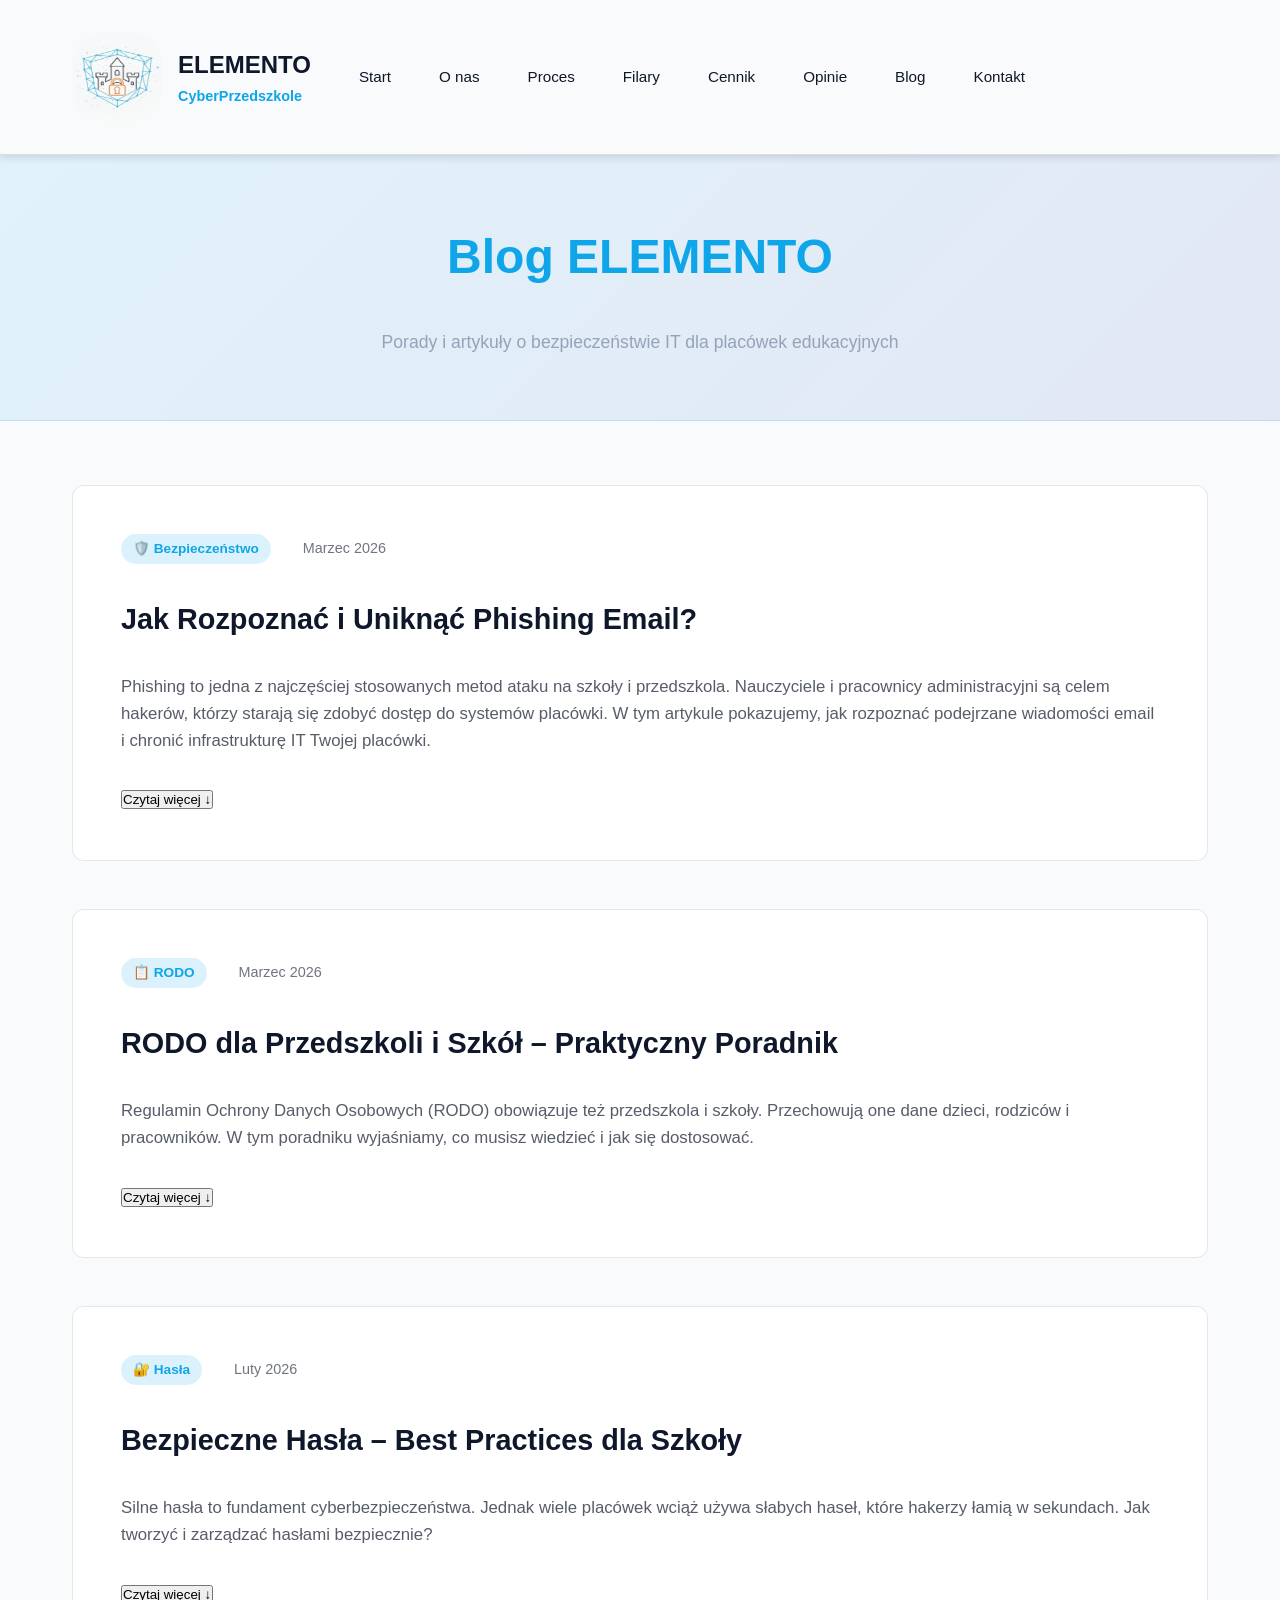
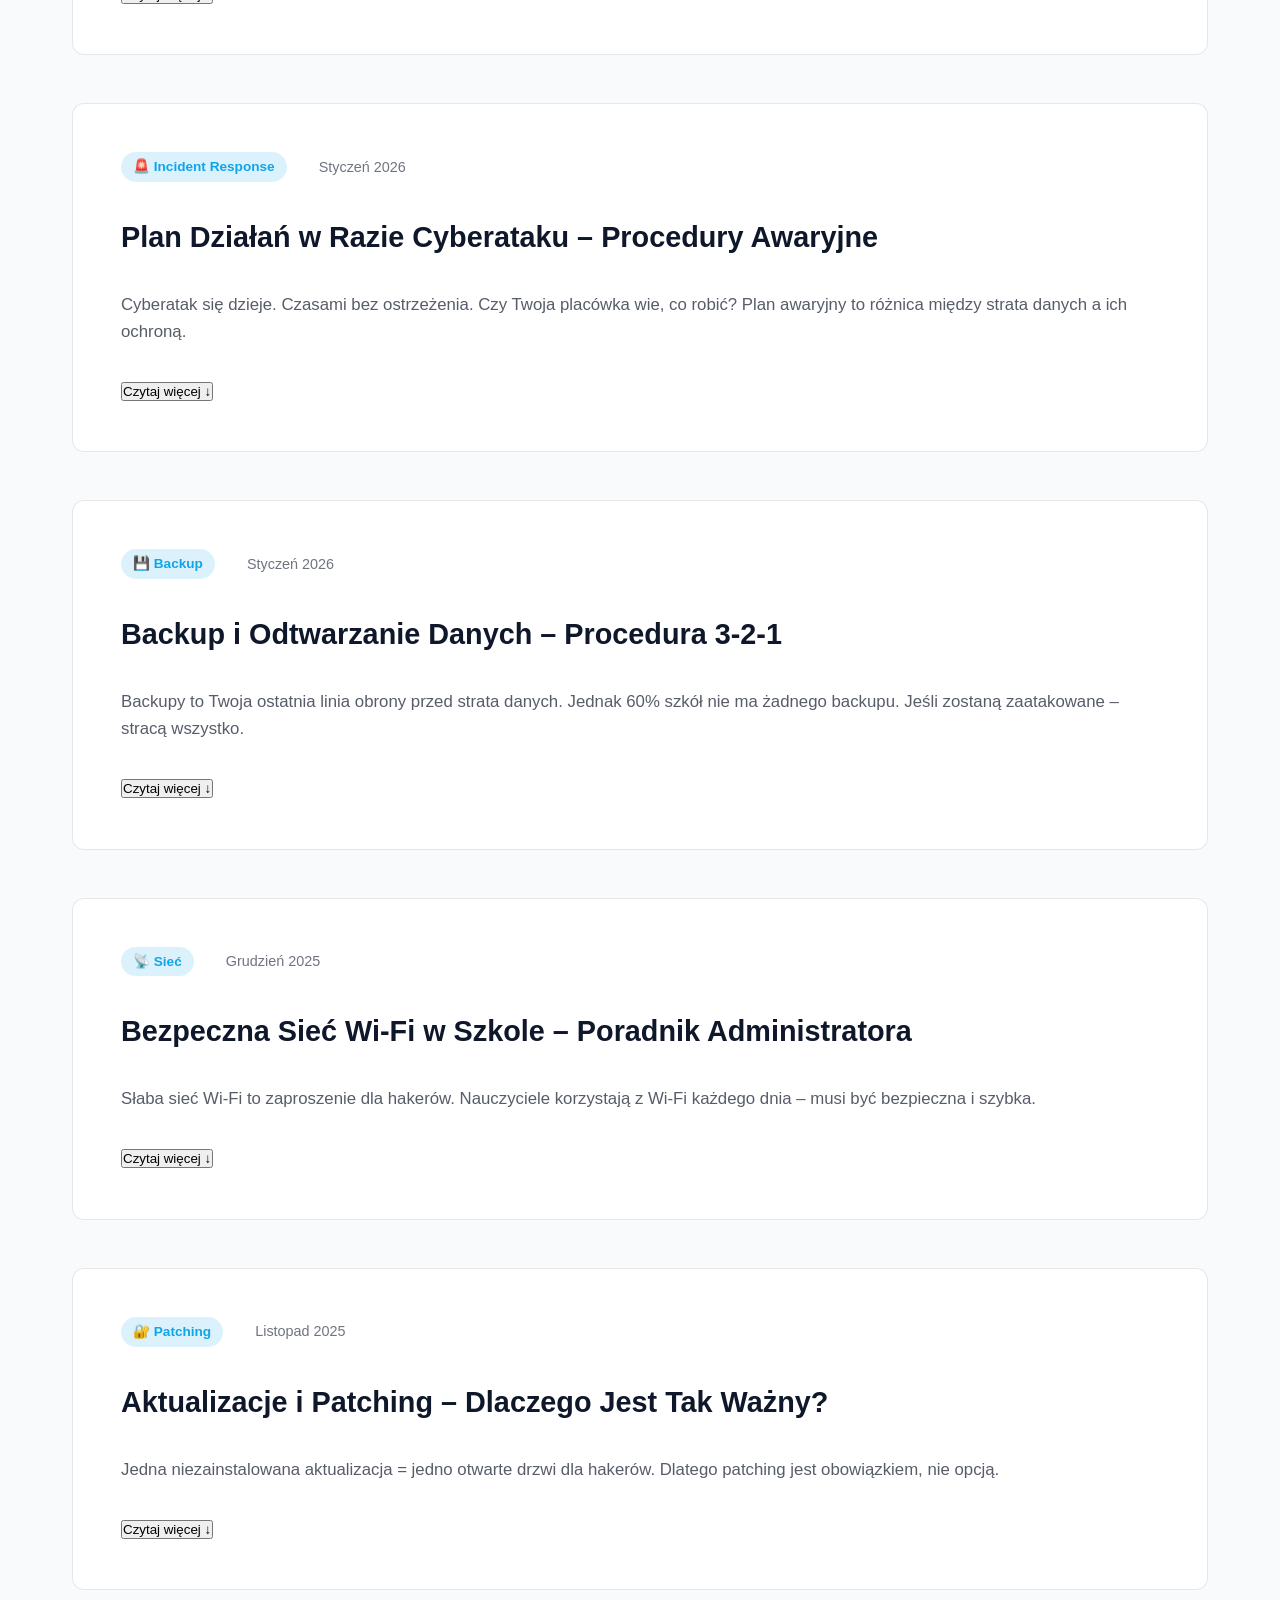
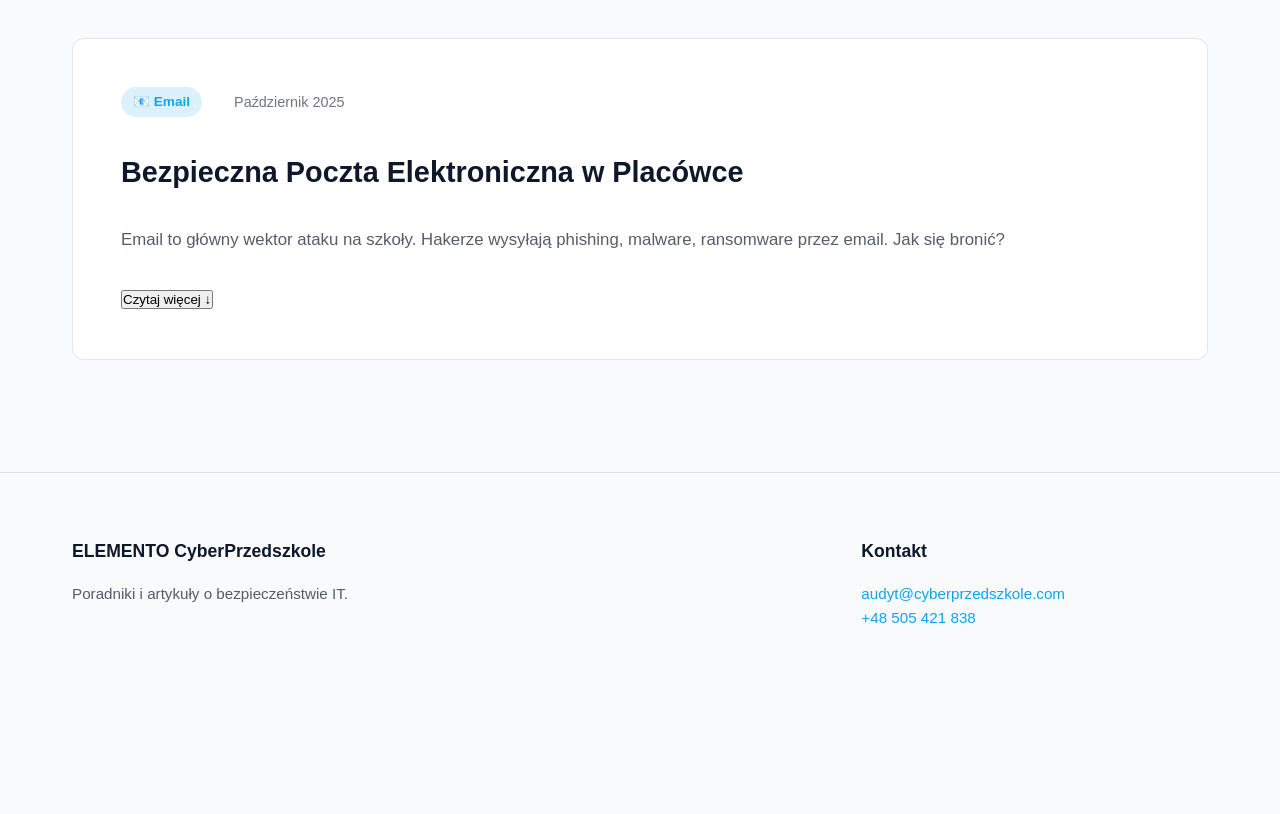
<file: cyberprzedszkole-obecny-białe/blog.html>
<!DOCTYPE html>
<html lang="pl">

<head>
    <meta charset="UTF-8">
    <meta name="viewport" content="width=device-width, initial-scale=1.0">
    <title>Blog – Poradniki Bezpieczeństwa IT | ELEMENTO CyberPrzedszkole</title>
    <meta name="description" content="Artykuły i poradniki o bezpieczeństwie IT dla placówek edukacyjnych. RODO, phishing, hasła, incident response.">
    <meta name="keywords" content="blog, poradniki, bezpieczeństwo IT, RODO, phishing, cybersecurity">
    <link rel="icon" type="image/png" href="pirtrues/favicon.png">
    <link rel="stylesheet" href="style.css">
</head>

<body>

     <header class="main-header">
        <div class="container header-wrapper">
            <div class="logo-section">
                <img src="pirtrues/nowelogo.png" alt="Logo ELEMENTO CyberPrzedszkole" class="logo-img">
                <div class="logo-text">
                    <h1 class="logo-title">ELEMENTO</h1>
                    <span class="logo-subtitle">CyberPrzedszkole</span>
                </div>
            </div>
            <div class="menu-toggle" aria-label="Przełącz menu">☰</div>
            <nav class="nav-main">
                <ul class="nav-list">
                    <li><a href="index.html#HERO">Start</a></li>
                    <li><a href="index.html#about">O nas</a></li>
                    <li><a href="index.html#process">Proces</a></li>
                    <li><a href="index.html#pillars">Filary</a></li>
                    <li><a href="index.html#pricing">Cennik</a></li>
                    <li><a href="index.html#testimonials">Opinie</a></li>
                    <li><a href="blog.html">Blog</a></li>
                    <li><a href="#contact">Kontakt</a></li>
                </ul>
            </nav>
        </div>
    </header>

    <section class="blog-header">
        <div class="container">
            <h1>Blog ELEMENTO</h1>
            <p>Porady i artykuły o bezpieczeństwie IT dla placówek edukacyjnych</p>
        </div>
    </section>

    <section class="blog-articles">
        <div class="container">

            <article class="article">
                <div class="article-meta">
                    <span class="article-category">🛡️ Bezpieczeństwo</span>
                    <span class="article-date">Marzec 2026</span>
                </div>
                <h2>Jak Rozpoznać i Uniknąć Phishing Email?</h2>
                <p class="article-excerpt">Phishing to jedna z najczęściej stosowanych metod ataku na szkoły i przedszkola. Nauczyciele i pracownicy administracyjni są celem hakerów, którzy starają się zdobyć dostęp do systemów placówki. W tym artykule pokazujemy, jak rozpoznać
                    podejrzane wiadomości email i chronić infrastrukturę IT Twojej placówki.</p>

                <button class="read-more-btn">Czytaj więcej ↓</button>
                <div class="article-content">
                    <h3>Co to jest Phishing?</h3>
                    <p style="color: black;">Phishing to rodzaj ataku cyberprzestępników, w którym oszuści wysyłają masowo fałszywe wiadomości email, starając się przesłać ofiary do witryn imitujących znane serwisy, aby zapamiętać dane dostępu lub wcisnąć złośliwe oprogramowanie.</p>

                    <h3>5 Znaków Ostrzegawczych Phishing Email:</h3>
                    <ul>
                        <li><strong>Nagły Pośpiech:</strong> "Kliknij natychmiast!" lub "Twoje konto zostanie usunięte!" – oszuści tworzą poczucie zagrożenia</li>
                        <li><strong>Prośba o Hasło:</strong> Żaden prawidłowy serwis nie prosi o hasło w mailu; nigdy nie klikaj linków z prośbami logowania</li>
                        <li><strong>Podejrzany Nadawca:</strong> Sprawdź dokładnie adres email nadawcy – hakerzy używają adresów podobnych do znanych serwisów</li>
                        <li><strong>Nienaturalne Pozdrowienia:</strong> "Drogi Kliencie" zamiast Twojego imienia wskazuje na phishing</li>
                        <li><strong>Linki Ukryte za Tekstem:</strong> Najedź myszą na link by zobaczyć prawdziwy URL – jeśli nie zgadza się z tekstem, to phishing!</li>
                    </ul>

                    <h3>Jak Bronić Swoją Placówkę?</h3>
                    <ol>
                        <li><strong>Szkolenia dla Personelu:</strong> Nauczaj pracowników jak rozpoznawać phishing. Regularne szkolenia zmniejszają ryzyko o 80%</li>
                        <li><strong>Testy Phishingowe:</strong> Przeprowadzaj kontrolne symulacje phishingu – to bezpieczne testy bez rzeczywistego zagrożenia</li>
                        <li><strong>Silne Hasła:</strong> Używaj zarządcy haseł i autentykacji wieloskładnikowej (2FA)</li>
                        <li><strong>Filtry Email:</strong> Zainstaluj zaawansowane filtry spamu i phishingu</li>
                        <li><strong>Raportowanie:</strong> Utwórz procedurę, aby pracownicy mogli raportować podejrzane wiadomości</li>
                    </ol>

                    <h3>Co Robić, Jeśli Klikłeś w Linku z Phishingu?</h3>
                    <p>Jeśli przypadkowo klikłeś w link phishingowy:</p>
                    <ul>
                        <li>Nie wpisuj żadnych danych (hasło, numer karty, PIN)</li>
                        <li>Zmień hasło do konta e-mail (jeśli miało podejrzane znaki)</li>
                        <li>Natychmiast powiadom administratora IT</li>
                        <li>Sprawdź wyciąg z konta bankowego przez następne dni</li>
                        <li>Włączy monitorowanie na swoim urządzeniu</li>
                    </ul>

                    <blockquote>"78% nauczycieli w Polsce nie potrafi rozpoznać phishingu. To największe zagrożenie dla szkoły. Szkolenia zmniejszają ryzyko drastycznie." – ELEMENTO Report 2025</blockquote>
                </div>
            </article>

            <article class="article">
                <div class="article-meta">
                    <span class="article-category">📋 RODO</span>
                    <span class="article-date">Marzec 2026</span>
                </div>
                <h2>RODO dla Przedszkoli i Szkół – Praktyczny Poradnik</h2>
                <p class="article-excerpt">Regulamin Ochrony Danych Osobowych (RODO) obowiązuje też przedszkola i szkoły. Przechowują one dane dzieci, rodziców i pracowników. W tym poradniku wyjaśniamy, co musisz wiedzieć i jak się dostosować.</p>

                <button class="read-more-btn">Czytaj więcej ↓</button>

                <div class="article-content">
                    <h3>Czym jest RODO?</h3>
                    <p>RODO (Ogólne Rozporządzenie o Ochronie Danych) to unijne prawo o ochronie prywatności. Wszyscy, którzy przetwarzają dane osobowe w UE, muszą go stosować – niezależnie od wielkości. Szkoły przechowują dane o uczniach, rodzicach, pracownikach
                        – muszą je chronić.</p>

                    <h3>6 Głównych Zasad RODO:</h3>
                    <ol>
                        <li><strong>Zgodność z Prawem:</strong> Przetwarzaj dane tylko legalnie (np. na podstawie zgody, umowy)</li>
                        <li><strong>Uczciwość:</strong> Bądź przejrzysta – powiedz ludziom, co ze staną ich dane</li>
                        <li><strong>Niezbędność:</strong> Zbieraj tylko dane, które faktycznie potrzebujesz</li>
                        <li><strong>Dokładność:</strong> Dane muszą być aktualne i poprawne</li>
                        <li><strong>Ograniczanie Przechowywania:</strong> Nie przechowuj danych dłużej niż potrzeba</li>
                        <li><strong>Bezpieczeństwo:</strong> Chroń dane przed wyciekiem, szyfrowaniem nie wystarczy</li>
                    </ol>

                    <h3>Jakie Dane Przedszkole/Szkoła Zbiera?</h3>
                    <ul>
                        <li>Imiona, nazwiska, numery PESEL uczniów</li>
                        <li>Adresy e-mail i numery telefonów rodziców</li>
                        <li>Informacje o stanie zdrowia (np. alergie)</li>
                        <li>Zdjęcia z imprez szkolnych</li>
                        <li>Dane dostępu do dzienników elektronicznych</li>
                    </ul>

                    <h3>Jak Się Dostosować do RODO?</h3>
                    <p><strong>Kroków 5:</strong></p>
                    <ol>
                        <li><strong>Inwentaryzacja Danych:</strong> Zbierz informacje co zbierasz, gdzie przechowujesz, kto ma dostęp</li>
                        <li><strong>Polityka Prywatności:</strong> Napisz jasną, zrozumiałą politykę dla rodziców i uczniów</li>
                        <li><strong>Zgody:</strong> Jeśli zbierasz zdjęcia lub dane wrażliwe, poproś o zgodę</li>
                        <li><strong>Bezpieczeństwo IT:</strong> Szyfraj dane, używaj haseł, rób backupy, monitoruj dostęp</li>
                        <li><strong>Procedury:</strong> Stwórz procedury na wypadek wycieku danych (kto zawiadamia, jak szybko)</li>
                    </ol>

                    <h3>Kara za Nieprzestrzeganie RODO</h3>
                    <p>Polska Inspekcja Ochrony Danych może nałożyć kary:</p>
                    <ul>
                        <li>Do 20 milionów euro za naruszenie fundamentalnych zasad</li>
                        <li>Szkoły mogą stracić dotacje</li>
                        <li>Pozwy od rodziców</li>
                    </ul>
                    <p><strong>Dlatego RODO to nie optional – to obowiązek!</strong></p>
                </div>
            </article>

            <article class="article">
                <div class="article-meta">
                    <span class="article-category">🔐 Hasła</span>
                    <span class="article-date">Luty 2026</span>
                </div>
                <h2>Bezpieczne Hasła – Best Practices dla Szkoły</h2>
                <p class="article-excerpt">Silne hasła to fundament cyberbezpieczeństwa. Jednak wiele placówek wciąż używa słabych haseł, które hakerzy łamią w sekundach. Jak tworzyć i zarządzać hasłami bezpiecznie?</p>

                <button class="read-more-btn">Czytaj więcej ↓</button>

                <div class="article-content">
                    <h3>Słabe Hasła to TOP Problem</h3>
                    <p>Statystyka:</p>
                    <ul>
                        <li>65% nauczycieli używa hasła "123456" lub "qwerty"</li>
                        <li>48% ponownie używa tego samego hasła do wszystkich kont</li>
                        <li>32% zapisuje hasła na karteczce lub w notatniku</li>
                    </ul>
                    <p>To katastrofa bezpieczeństwa! Jeśli jeden system zostanie zhakowany, hakerzy mają dostęp do wszystkiego.</p>

                    <h3>Jak Tworzyć Silne Hasło? (8+ Znaków)</h3>
                    <pre style=" background-color: beige;">
                                ✅ DopoM@rz0_2024#Klucz
                                ❌ nauczyciel123
                                ❌ 123456
                                ❌ password</pre>

                    <p><strong>Receptura na silne hasło:</strong></p>
                    <ul>
                        <li>✅ Minimum 12 znaków (im więcej, tym lepiej)</li>
                        <li>✅ Duże i małe litery (Aa)</li>
                        <li>✅ Cyfry (0-9)</li>
                        <li>✅ Znaki specjalne (!@#$%)</li>
                        <li>✅ Bez imion, nazwisk, dat urodzenia</li>
                        <li>✅ Bez słów znalezionych w słowniku</li>
                    </ul>

                    <h3>Najlepsze Zarządcy Haseł</h3>
                    <p>Nie zapisuj haseł w notatniku! Używaj zarządcy haseł:</p>
                    <ul>
                        <li><strong>Bitwarden</strong> – bezpłatny, open-source, najlepszy dla szkół</li>
                        <li><strong>LastPass</strong> – popularne, ale droższe</li>
                        <li><strong>1Password</strong> – dla Mac/iPhone users</li>
                        <li><strong>KeePass</strong> – lokalne, proste</li>
                    </ul>

                    <h3>Autentykacja Wieloskładnikowa (2FA)</h3>
                    <p>Nawet silne hasła mogą być zhakowane. Dlatego włącz 2FA:</p>
                    <ul>
                        <li>SMS: Kod wysyłany na telefon (mniej bezpieczny)</li>
                        <li>Aplikacja (Google Authenticator, Authy) – bardziej bezpieczna</li>
                        <li>Generator kluczy fizycznych – najlepsze dla admin kont</li>
                    </ul>

                    <h3>Procedury dla Szkoły</h3>
                    <ol>
                        <li>Wymagaj haseł 12-znaków dla wszystkich</li>
                        <li>Zmiana hasła co 3 miesiące</li>
                        <li>Zakaz ponownego użycia ostatnich 5 haseł</li>
                        <li>2FA dla kont admin</li>
                        <li>Szkolenia dla personelu 2x w roku</li>
                    </ol>
                </div>
            </article>

            <article class="article">
                <div class="article-meta">
                    <span class="article-category">🚨 Incident Response</span>
                    <span class="article-date">Styczeń 2026</span>
                </div>
                <h2>Plan Działań w Razie Cyberataku – Procedury Awaryjne</h2>
                <p class="article-excerpt">Cyberatak się dzieje. Czasami bez ostrzeżenia. Czy Twoja placówka wie, co robić? Plan awaryjny to różnica między strata danych a ich ochroną.</p>

                <button class="read-more-btn">Czytaj więcej ↓</button>

                <div class="article-content">
                    <h3>Stat: Co 11 Sekund Placówka Edukacyjna Jest Atakowana</h3>
                    <p>Szkoły są celem hakerów bo:</p>
                    <ul>
                        <li>Przechowują dane wrażliwe (PESEL, zdjęcia uczniów)</li>
                        <li>Mają słabe zabezpieczenia IT</li>
                        <li>Są podatne na ransomware</li>
                        <li>Mogą zostać przewargantażone dla okupu</li>
                    </ul>

                    <h3>Fazy Ataku Cybernetycznego</h3>
                    <ol>
                        <li><strong>Rekonesans (Reconnaissance)</strong> – Hacker szuka słabych punków</li>
                        <li><strong>Dostęp (Compromise)</strong> – Hacker wchodzi do systemu</li>
                        <li><strong>Rozprzestrzenianie (Lateral Movement)</strong> – Hacker przechodzi między systemami</li>
                        <li><strong>Eksfiltracja (Exfiltration)</strong> – Hacker kradzież danych</li>
                    </ol>

                    <h3>6-Etapowy Plan Działań (INCIDENT RESPONSE)</h3>

                    <p><strong>FAZA 1: PRZYGOTOWANIE (Preparation)</strong></p>
                    <ul>
                        <li>Wyznacz zespół incident response (IT admin, dyrektor, prawnik)</li>
                        <li>Ustal numery alarmowe (IT, prokuratura, policja)</li>
                        <li>Przygotuj procedury (co robić w razie ransomware, wycieku danych)</li>
                    </ul>

                    <p><strong>FAZA 2: DETEKCJA (Detection)</strong></p>
                    <ul>
                        <li>Pracownik dostrzega coś dziwnego (wolny system, niepodobne pliki, logi)</li>
                        <li>Natychmiast zawiadamia IT admin</li>
                        <li>Admin potwierdza czy jest atak</li>
                    </ul>

                    <p><strong>FAZA 3: ZAWIERANIE (Containment)</strong></p>
                    <ul>
                        <li>Wyłącz urządzenie z sieci (odłącz internet)</li>
                        <li>NIE panikuj, nie usuwaj plików</li>
                        <li>Zrób zdjęcie ekranu do dokumentacji</li>
                        <li>Zawrzyj dostęp innym użytkownikom</li>
                    </ul>

                    <p><strong>FAZA 4: ERADYKACJA (Eradication)</strong></p>
                    <ul>
                        <li>Skanuj system antywirusem</li>
                        <li>Jeśli to ransomware – CZEKAJ (nie płać!) i zawiadom policję</li>
                        <li>Odtwórz z backupu (jeśli masz)</li>
                        <li>Zmień wszystkie hasła</li>
                    </ul>

                    <p><strong>FAZA 5: ODTWARZANIE (Recovery)</strong></p>
                    <ul>
                        <li>Uruchom systemy z czystych backupów</li>
                        <li>Testuj przed przywróceniem do pracy</li>
                        <li>Monitoruj przez 48h na wypadek powrotu ataku</li>
                    </ul>

                    <p><strong>FAZA 6: POST-INCIDENT (Lessons Learned)</strong></p>
                    <ul>
                        <li>Dokumentuj co się stało (jak hackerze weszli)</li>
                        <li>Przeprowadź spotkanie zespołu</li>
                        <li>Wdrażaj zmiany aby uniknąć powtórki</li>
                    </ul>

                    <h3>Numery Alarmowe w Polsce</h3>
                    <ul>
                        <li>🚨 Policja: 997 lub 112</li>
                        <li>🔒 CERT.pl: cert@cert.pl</li>
                        <li>📋 Inspekcja Ochrony Danych: (22) 531-03-00</li>
                    </ul>

                    <h3>"Nie Płać Ransomware!"</h3>
                    <p>Jeśli otrzymasz wiadomość "Twoje pliki zostały zaszyfrowane, zapłać 10,000 PLN aby odzysk…":</p>
                    <ul>
                        <li>❌ NIE PŁACAJ (pieniądze trafią do przestępców)</li>
                        <li>✅ Wyłącz sieć</li>
                        <li>✅ Zawiadom policję</li>
                        <li>✅ Użyj backupu</li>
                    </ul>
                </div>
            </article>

            <article class="article">
                <div class="article-meta">
                    <span class="article-category">💾 Backup</span>
                    <span class="article-date">Styczeń 2026</span>
                </div>
                <h2>Backup i Odtwarzanie Danych – Procedura 3-2-1</h2>
                <p class="article-excerpt">Backupy to Twoja ostatnia linia obrony przed strata danych. Jednak 60% szkół nie ma żadnego backupu. Jeśli zostaną zaatakowane – stracą wszystko.</p>

                <button class="read-more-btn">Czytaj więcej ↓</button>

                <div class="article-content">
                    <h3>Dlaczego Backup Jest Krytyczny?</h3>
                    <p>Scenariusze gdy potrzebujesz backupu:</p>
                    <ul>
                        <li>Ransomware – pliki zaszyfrowane, backup pozwala odtworzyć bez płacenia oprychów</li>
                        <li>Błąd użytkownika – ktoś przypadkowo usunął ważne pliki</li>
                        <li>Awaria sprzętu – dysk się zepsuł, ale masz kopię</li>
                        <li>Atak hakerów – nawet jeśli skradzli dane, masz je bezpieczne</li>
                    </ul>

                    <h3>Reguła 3-2-1 dla Backupu</h3>
                    <p><strong>To jest GOLDEN STANDARD:</strong></p>
                    <ul>
                        <li><strong>3 kopie</strong> – oryginał + 2 backupy</li>
                        <li><strong>2 różne media</strong> – dysk lokalny + chmura (nie wszystko w jednym miejscu!)</li>
                        <li><strong>1 kopia offline</strong> – jedna kopia bez dostępu do internetu (hakerzy nie mogą jej zniszczyć)</li>
                    </ul>

                    <h3>Praktyczna Implementacja dla Szkoły</h3>
                    <ol>
                        <li><strong>Kopia 1 (Lokalna):</strong> Dysk NAS w serwerowni – codzienne backupy o 23:00</li>
                        <li><strong>Kopia 2 (Chmura):</strong> OneDrive/Google Drive – automatyczne synchronizacje</li>
                        <li><strong>Kopia 3 (Offline):</strong> Zewnętrzny dysk hard drive – co tydzień, przechowywany w sejfie</li>
                    </ol>

                    <h3>Narzędzia do Backupu dla Szkół (Bezpłatne/Tanie)</h3>
                    <ul>
                        <li><strong>Veeam Backup Community:</strong> Profesjonalne, bezpłatne dla małych środowisk</li>
                        <li><strong>Windows Backup:</strong> Wbudowany w Windows, prosty, wystarczający</li>
                        <li><strong>Backblaze:</strong> Tanie backupy w chmurze (~$10/miesiąc za komputer)</li>
                        <li><strong>Duplicati:</strong> Open-source, obsługuje wiele celów (chmura, NAS, dysk)</li>
                    </ul>

                    <h3>Test Odtwarzania – NAJWAŻNIEJSZE!</h3>
                    <p>Nie wystarczy mieć backup! Musisz TESTOWAĆ czy działa:</p>
                    <ul>
                        <li>Co miesiąc spróbuj odtworzyć wybrane pliki z backupu</li>
                        <li>Jeśli nie da się – backup jest bezużyteczny!</li>
                        <li>Dokumentuj wyniki testów</li>
                    </ul>

                    <blockquote>"Backup, którego nie testujesz, to wymyślona kopia." – IT Proverb</blockquote>
                </div>
            </article>

            <article class="article">
                <div class="article-meta">
                    <span class="article-category">📡 Sieć</span>
                    <span class="article-date">Grudzień 2025</span>
                </div>
                <h2>Bezpeczna Sieć Wi-Fi w Szkole – Poradnik Administratora</h2>
                <p class="article-excerpt">Słaba sieć Wi-Fi to zaproszenie dla hakerów. Nauczyciele korzystają z Wi-Fi każdego dnia – musi być bezpieczna i szybka.</p>

                <button class="read-more-btn">Czytaj więcej ↓</button>

                <div class="article-content">
                    <h3>Problemy Standardowe w Szkołach</h3>
                    <ul>
                        <li>❌ SSID "Szkoła" – hakerowie widzą nazwę i próbują się włamać</li>
                        <li>❌ Hasło "123456" – wszyscy pracownicy i rodzice go znają</li>
                        <li>❌ WPA2 zamiast WPA3 – starszy standard, łamliwy</li>
                        <li>❌ Jeden router dla 200+ urządzeń – sieć pacze</li>
                    </ul>

                    <h3>7 Kroków do Bezpiecznego Wi-Fi</h3>
                    <ol>
                        <li><strong>Zmień Domyślne Hasło Routera</strong>
                            <ul>
                                <li>Domyślne: 192.168.1.1 (admin/admin lub admin/password)</li>
                                <li>Zmień NATYCHMIAST! Hakerzy znają wszystkie domyślne hasła</li>
                            </ul>
                        </li>
                        <li><strong>Ustaw Silne Hasło Wi-Fi (12+ znaków)</strong>
                            <ul>
                                <li>✅ ELEMENTO_Szkoła_2024#WiFi</li>
                                <li>❌ szkoła123</li>
                            </ul>
                        </li>
                        <li><strong>Włącz WPA3 (lub WPA2 jeśli brak WPA3)</strong>
                            <ul>
                                <li>WPA3 to najnowszy, bezpieczny standard</li>
                                <li>Nigdy nie używaj WEP ani otwartego Wi-Fi w szkole!</li>
                            </ul>
                        </li>
                        <li><strong>Ukryj SSID</strong>
                            <ul>
                                <li>Hakerzy nie zobaczą nazwy sieci (ukryta sieć)</li>
                                <li>To nie 100% zabezpieczenie, ale dodatkowa warstwa</li>
                            </ul>
                        </li>
                        <li><strong>Oddziel Sieć Gości</strong>
                            <ul>
                                <li>Gośćmi (rodzice, wizytujący) w osobnej sieci → niewidoczne dane szkoły</li>
                                <li>Sieć gości: słabsze hasło, bez dostępu do serwerów</li>
                            </ul>
                        </li>
                        <li><strong>Włącz Firewall w Routerze</strong>
                            <ul>
                                <li>Standardowo: ON (ale sprawdzaj, czy rzeczywiście włączony)</li>
                            </ul>
                        </li>
                        <li><strong>Aktualizuj Firmware Routera</strong>
                            <ul>
                                <li>Co 3 miesiące sprawdzaj czy są nowe wersje firmware'u</li>
                                <li>Nowe wersje naprawiają luki bezpieczeństwa</li>
                            </ul>
                        </li>
                    </ol>

                    <h3>Rozkład Sieci w Szkole (Best Practice)</h3>
                    <pre style="background-color: beige;">
📍 SIEĆ NAUCZYCIELI (Wired)
   - Dane uczniów, dzienniki, system zarządzania
   - Kabel Ethernet (nie Wi-Fi!)
   - Słabszy dostęp dla studentów

📍 Wi-Fi NAUCZYCIELI
   - 5GHz, WPA3, mocne hasło
   - Dostęp do wszystkiego

📍 Wi-Fi UCZNIÓW
   - 2.4GHz + 5GHz (by wszyscy się łączyli)
   - WPA2/WPA3
   - Ograniczony dostęp (blokada YouTube, gier, itd.)

📍 Wi-Fi GOŚCI
   - Odseparowana sieć
   - Słabsze hasło, dostęp ograniczony
                    </pre>

                    <h3>Monitorowanie Połączeń</h3>
                    <p>Regularnie sprawdzaj kto jest podłączony:</p>
                    <ul>
                        <li>W panelu routera → Connected Devices</li>
                        <li>Jeśli widzisz nieznane urządzenie → zmień hasło natychmiast!</li>
                        <li>Włącz logi – notuj kto się łączył i kiedy</li>
                    </ul>
                </div>
            </article>

            <article class="article">
                <div class="article-meta">
                    <span class="article-category">🔐 Patching</span>
                    <span class="article-date">Listopad 2025</span>
                </div>
                <h2>Aktualizacje i Patching – Dlaczego Jest Tak Ważny?</h2>
                <p class="article-excerpt">Jedna niezainstalowana aktualizacja = jedno otwarte drzwi dla hakerów. Dlatego patching jest obowiązkiem, nie opcją.</p>

                <button class="read-more-btn">Czytaj więcej ↓</button>

                <div class="article-content">
                    <h3>Co to Patch/Aktualizacja?</h3>
                    <p>Patch to mała aktualizacja, która naprawia lukę bezpieczeństwa. Firmy (Microsoft, Apple, Linux) wydają patche co miesiąc aby naprawić odkryte problemy.</p>

                    <h3>Stat: 99% Ataków Korzysta ze Starych Luk</h3>
                    <p>Hakerze atakują szkoły korzystając z błędów, dla których patch już istnieje! Jeśli by instalujesz aktualizacje – jesteś w koniec ryzyka.</p>

                    <h3>Harmonogram Patchowania dla Szkoły</h3>
                    <ul>
                        <li><strong>Windows Update:</strong> Co miesiąc (drugi wtorek miesiąca - "Patch Tuesday")</li>
                        <li><strong>macOS Update:</strong> Co miesiąc</li>
                        <li><strong>Linux Packages:</strong> Co 2 tygodnie (dla serwerów)</li>
                        <li><strong>Aplikacje (Chrome, Firefox, Adobe):</strong> Automatyczne aktualizacje!</li>
                        <li><strong>Firmware Routera:</strong> Co 3 miesiące (ręczne sprawdzenie)</li>
                        <li><strong>Drukarki sieciowe:</strong> Co 6 miesięcy</li>
                    </ul>

                    <h3>Procedura Bezpiecznego Patchowania</h3>
                    <ol>
                        <li><strong>Backup</strong> – Zrób backup przed patchowaniem</li>
                        <li><strong>Test</strong> – Wdrażaj patche najpierw na 1-2 testowych komputerach</li>
                        <li><strong>Schedule</strong> – Planuj patching w nocy/weekend (gdy szkoła nie pracuje)</li>
                        <li><strong>Notify</strong> – Powiadom nauczycieli że może być krótka przerwa</li>
                        <li><strong>Monitor</strong> – Sprawdzaj czy komputery działają prawidłowo po patchu</li>
                    </ol>

                    <h3>Jak Sprawdzić Czy Komputer Potrzebuje Updatu?</h3>
                    <p><strong>Windows 10/11:</strong></p>
                    <pre style="background-color: beige;">
Settings → Update & Security → Check for updates
                    </pre>

                    <p><strong>macOS:</strong></p>
                    <pre style="background-color: beige;">
System Preferences → Software Update
                    </pre>

                    <p><strong>Ubuntu Linux:</strong></p>
                    <pre style="background-color: beige;">
sudo apt update && sudo apt upgrade
                    </pre>

                    <h3>Patche Krytyczne vs. Nieważne</h3>
                    <table style="width:100%; border-collapse: collapse; margin: 20px 0;">
                        <tr>
                            <td style="border: 1px solid #0ea5e9; padding: 10px;"><strong>🔴 KRYTYCZNE (Security)</strong></td>
                            <td style="border: 1px solid #0ea5e9; padding: 10px;">Instaluj NATYCHMIAST – mogą być szukami dla ludzi</td>
                        </tr>
                        <tr>
                            <td style="border: 1px solid #0ea5e9; padding: 10px;"><strong>🟡 WAŻNE (Important)</strong></td>
                            <td style="border: 1px solid #0ea5e9; padding: 10px;">Zainstaluj w ciągu 2 tygodni</td>
                        </tr>
                        <tr>
                            <td style="border: 1px solid #0ea5e9; padding: 10px;"><strong>🟢 OPCJONALNE (Optional)</strong></td>
                            <td style="border: 1px solid #0ea5e9; padding: 10px;">Możesz czekać, ale warto mieć</td>
                        </tr>
                    </table>

                    <h3>Automatyzacja dla Szkoły</h3>
                    <p><strong>Włącz automatyczne aktualizacje:</strong></p>
                    <ul>
                        <li>Windows Update → Automatic (Settings → Update)</li>
                        <li>macOS → Automatic Updates (ON)</li>
                        <li>Chrome/Firefox → Auto-update (domyślnie ON)</li>
                        <li>Microsoft 365 → Automatic (domyślnie ON)</li>
                    </ul>

                    <blockquote>"Niezainstalowany patch = zaproszenie dla hakerów." – SANS Institute</blockquote>
                </div>
            </article>

            <article class="article">
                <div class="article-meta">
                    <span class="article-category">📧 Email</span>
                    <span class="article-date">Październik 2025</span>
                </div>
                <h2>Bezpieczna Poczta Elektroniczna w Placówce</h2>
                <p class="article-excerpt">Email to główny wektor ataku na szkoły. Hakerze wysyłają phishing, malware, ransomware przez email. Jak się bronić?</p>

                <button class="read-more-btn">Czytaj więcej ↓</button>

                <div class="article-content">
                    <h3>Email Zagrożenia nr 1 w Szkołach</h3>
                    <p>Statystyka:</p>
                    <ul>
                        <li>90% ataków cybernetycznych zaczyna się od emaila</li>
                        <li>48% nauczycieli klika w podejrzane linki w emailu</li>
                        <li>Średnia strata z jednego ataku email = 200,000 PLN</li>
                    </ul>

                    <h3>5 Typów Zagrożeń Email</h3>
                    <ol>
                        <li><strong>Phishing</strong> – Fałszywy email od banku/Microsoft, prośba o hasło</li>
                        <li><strong>Spear Phishing</strong> – Spersonalizowany atak (zna Twoje imię, dane)</li>
                        <li><strong>Malware</strong> – Zmieszony plik (doc, pdf, zip) z wirusem</li>
                        <li><strong>Ransomware</strong> – Email z załącznikiem, który szyfruje dysk</li>
                        <li><strong>Business Email Compromise (BEC)</strong> – Haker podszywa się pod dyrektora "Prześlij pieniądze!"</li>
                    </ol>

                    <h3>Ochrona Email – 7 Warstw</h3>

                    <p><strong>WARSTWA 1: Filtrowanie Spamu</strong></p>
                    <ul>
                        <li>Spam Gateway (Microsoft Defender, Proofpoint, Mimecast)</li>
                        <li>Blokuje 99% spamu przed przychodzeniem do szkoły</li>
                    </ul>

                    <p><strong>WARSTWA 2: Autentykacja (SPF, DKIM, DMARC)</strong></p>
                    <ul>
                        <li>SPF – Sprawdza czy email rzeczywiście od szkoły</li>
                        <li>DKIM – Podpis cyfrowy potwierdzający autentyczność</li>
                        <li>DMARC – Policy którym się posługujesz wenn SPF/DKIM fail</li>
                    </ul>

                    <p><strong>WARSTWA 3: Skanowanie Załączników</strong></p>
                    <ul>
                        <li>Quarantine (karantanna) podejrzanych plików</li>
                        <li>Sandboxing – sprawdzenie pliku w izolowanym środowisku</li>
                    </ul>

                    <p><strong>WARSTWA 4: URL Filtering</strong></p>
                    <ul>
                        <li>Zweryfikuj linki w mailu przed kliknięciem</li>
                        <li>Blokuj phishing domenys (outlook-verify.com zamiast outlook.com)</li>
                    </ul>

                    <p><strong>WARSTWA 5: 2FA dla Email</strong></p>
                    <ul>
                        <li>Wymagaj kodu SMS przy logowaniu z nowego urządzenia</li>
                        <li>Hakerze nie mogą się zalogować nawet z hasłem</li>
                    </ul>

                    <p><strong>WARSTWA 6: Encryption</strong></p>
                    <ul>
                        <li>Szyfruj emaily zawierające dane uczniów (PESEL, oceny)</li>
                        <li>Outlook/Gmail mają wbudowane szyfrowanie (TLS)</li>
                    </ul>

                    <p><strong>WARSTWA 7: User Training</strong></p>
                    <ul>
                        <li>Szkolenia dla nauczycieli jak rozpoznać phishing</li>
                        <li>Regularne symulacje phishingu</li>
                    </ul>

                    <h3>Best Practices dla Nauczycieli</h3>
                    <ul>
                        <li>❌ NIGDY nie klikaj w linki/załączniki z podejrzanych emaili</li>
                        <li>✅ Najedź myszą na link i zobacz prawdziwy URL (czy to outlook.com czy outlook-verify.com?)</li>
                        <li>❌ NIGDY nie wpisujesz hasła w linku z emaila</li>
                        <li>✅ Jeśli dostaniesz email od dyrektora z prośbą o pieniądze – zadzwoń i sprawdź!</li>
                        <li>✅ Raportuj podejrzane emaily do IT admin</li>
                    </ul>

                    <h3>Jakie Email Narzędzia dla Szkoły?</h3>
                    <ul>
                        <li><strong>Microsoft 365 (Office 365):</strong> Wbudowana ochrona email, dobrze do integracji z Windows</li>
                        <li><strong>Google Workspace:</strong> Gmail z filtrowaniem, tanio, proste</li>
                        <li><strong>Proofpoint:</strong> Zaawansowana ochrona, ale droga (dla dużych szkół)</li>
                        <li><strong>Mimecast:</strong> Profesjonalny, archiwizacja, compliance</li>
                    </ul>
                </div>
            </article>

        </div>
    </section>

    <footer class="footer">
        <div class="container">
            <div class="footer-content">
                <div class="footer-section">
                    <h3>ELEMENTO CyberPrzedszkole</h3>
                    <p>Poradniki i artykuły o bezpieczeństwie IT.</p>
                </div>
                <div class="footer-section">
                <ul>

                </ul>   
                   
                
                </div>
                <div class="footer-section">
                    <h4>Kontakt</h4>
                    <p><a href="mailto:audyt@cyberprzedszkole.com">audyt@cyberprzedszkole.com</a></p>
                    <p><a href="tel:+48505421838">+48 505 421 838</a></p>
                </div>
            </div>
            <div class="footer-bottom">
                <p>&copy; 2026 ELEMENTO CyberPrzedszkole. Wszelkie prawa zastrzeżone.</p>
            </div>
        </div>
    </footer>

    <button id="backToTop" class="back-to-top" aria-label="Powrot do góry">↑</button>

    <script src="script.js"></script>
</body>

</html>


<!-- 
jeżeli chce pan dodać jakiś artykuł, to musi pan dać taką strukturę: 

  
            <article class="article">
                <div class="article-meta">
                    <span class="article-category">kategoria artyukułu np bezpieczenstwo </span>
                    <span class="article-date">Marzec 2026</span>
                </div>
                <h2>tutuł artykułu </h2>
                <p class="article-excerpt">Opis artykułu...</p>

                <button class="read-more-btn">Czytaj więcej ↓</button>
                <div class="article-content">
                
                    i tutaj pan daje treść artukułu, może pan używać wszystkich tagów html, które są w innych artykułach, np h3, ol, ul, pre, blockquote itd.
            </article>

-->
</file>
<file: cyberprzedszkole-obecny-białe/style.css>
:root {
    --color-dark: #f8fafc;
    --color-light: #ffffff;
    --color-primary: #0ea5e9;
    --color-secondary: #1e40af;
    --color-accent: #06b6d4;
    --color-text: #0f172a;
    --color-text-light: rgba(15, 23, 42, 0.7);
    --font-primary: -apple-system, BlinkMacSystemFont, 'Segoe UI', Roboto, sans-serif;
    --spacing-xs: 0.5rem;
    --spacing-sm: 1rem;
    --spacing-md: 2rem;
    --spacing-lg: 3rem;
    --spacing-xl: 4rem;
    --transition: all 0.3s ease;
}

* {
    margin: 0;
    padding: 0;
    box-sizing: border-box;
}

html {
    scroll-behavior: smooth;
}

body {
    font-family: var(--font-primary);
    background-color: var(--color-dark);
    color: var(--color-text);
    line-height: 1.6;
    font-size: 16px;
    font-display: swap;
}

.container {
    max-width: 1200px;
    margin: 0 auto;
    padding: 0 var(--spacing-md);
}

a {
    color: inherit;
    text-decoration: none;
    transition: var(--transition);
}



.main-header {
    background-color: var(--color-dark);
    border-bottom: 1px solid rgba(15, 23, 42, 0.12);
    padding: var(--spacing-md) 0;
    position: sticky;
    top: 0;
    z-index: 1000;
    box-shadow: 0 2px 8px rgba(15, 23, 42, 0.15);
}

.header-wrapper {
    display: flex;
    justify-content: space-between;
    align-items: center;
    gap: var(--spacing-lg);
}

.logo-section {
    display: flex;
    align-items: center;
    gap: var(--spacing-sm);
    flex-shrink: 0;
}

.logo-img {
    width: 90px;
    border-radius: 32px;
    height: auto;
    aspect-ratio: 1;
}

.logo-text {
    display: flex;
    flex-direction: column;
}

.logo-title {
    font-size: 1.5rem;
    font-weight: 700;
    color: var(--color-text);
    margin: 0;
}

.logo-subtitle {
    font-size: 0.9rem;
    color: var(--color-primary);
    font-weight: 600;
}

.nav-main {
    flex: 1;
}

.nav-list {
    display: flex;
    list-style: none;
    gap: var(--spacing-lg);
}

.nav-list a {
    color: var(--color-text);
    font-weight: 500;
    font-size: 0.95rem;
    position: relative;
}

.nav-list a::after {
    content: '';
    position: absolute;
    bottom: -5px;
    left: 0;
    width: 0;
    height: 2px;
    background-color: var(--color-primary);
    transition: var(--transition);
}

.nav-list a:hover::after {
    width: 100%;
}

.menu-toggle {
    display: none;
    font-size: 1.8rem;
    cursor: pointer;
    color: var(--color-light);
    background: none;
    border: none;
}



.hero-section {
    background-image: url('/pirtrues/tlo_biale.jpg');
    background-size: cover;
    background-position: center;
    background-repeat: no-repeat;
    color: var(--color-light);
    padding: 8rem var(--spacing-md) 4rem;
    text-align: center;
    min-height: 80vh;
    display: flex;
    align-items: flex-start;
    justify-content: center;
}

.hero-cta {
    display: flex;
    gap: var(--spacing-md);
    justify-content: center;
    flex-wrap: wrap;
    margin-top: 4rem;
}

.hero-title {
    font-size: 3.5rem;
    font-weight: 700;
    margin-bottom: var(--spacing-md);
    line-height: 1.2;
}

.hero-subtitle {
    font-size: 1.3rem;
    margin-bottom: var(--spacing-lg);
    opacity: 0.95;
    max-width: 700px;
    margin-left: auto;
    margin-right: auto;
}

.hero-cta {
    display: flex;
    gap: var(--spacing-md);
    justify-content: center;
    flex-wrap: wrap;
    margin-top: 2cm;
}



.btn-primary {
    color: #ffffff;
    padding: 12px 32px;
    font-size: 1rem;
    font-weight: 600;
    border: none;
    border-radius: 8px;
    cursor: pointer;
    transition: var(--transition);
    background: var(--color-primary);
}

.btn-primary:hover {
    transform: translateY(-2px);
    box-shadow: 0 8px 16px rgba(14, 165, 233, 0.25);
}

.btn-secondary {
    background-color: transparent;
    color: var(--color-primary);
    padding: 12px 32px;
    font-size: 1rem;
    font-weight: 600;
    border: 2px solid var(--color-primary);
    border-radius: 8px;
    cursor: pointer;
    transition: var(--transition);
}

.btn-secondary:hover {
    background-color: rgba(14, 165, 233, 0.1);
    color: var(--color-primary);
}



.about-section {
    background-color: var(--color-dark);
    padding: var(--spacing-xl) var(--spacing-md);
    border-top: 1px solid rgba(15, 23, 42, 0.12);
}

.about-content {
    display: grid;
    grid-template-columns: 1fr 1fr;
    gap: var(--spacing-xl);
    align-items: center;
}

.about-text h2 {
    font-size: 2.5rem;
    margin-bottom: var(--spacing-md);
    color: var(--color-text);
}

.about-text p {
    font-size: 1.05rem;
    color: var(--color-text-light);
    margin-bottom: var(--spacing-md);
    line-height: 1.8;
}

.about-list {
    list-style: none;
    margin-top: var(--spacing-lg);
}

.about-list li {
    padding: var(--spacing-sm) 0;
    color: var(--color-primary);
    font-weight: 500;
    font-size: 1.05rem;
}

.about-stats {
    display: grid;
    grid-template-columns: repeat(3, 1fr);
    gap: var(--spacing-md);
}

.stat-small {
    background: rgba(255, 255, 255, 0.05);
    padding: var(--spacing-lg);
    border-radius: 12px;
    text-align: center;
    border: 1px solid rgba(14, 165, 233, 0.2);
}

.stat-small .number {
    font-size: 2.5rem;
    font-weight: 700;
    color: var(--color-primary);
    display: block;
}

.stat-small p {
    font-size: 0.95rem;
    color: rgba(248, 250, 252, 0.7);
    margin-top: var(--spacing-sm);
}



.section-title {
    font-size: 2.5rem;
    font-weight: 700;
    text-align: center;
    margin-bottom: var(--spacing-xl);
    color: var(--color-text);
}



.process-section {
    background-color: var(--color-dark);
    padding: var(--spacing-xl) var(--spacing-md);
}

.process-grid {
    display: grid;
    grid-template-columns: repeat(3, 1fr);
    gap: var(--spacing-md);
}

.process-card {
    background: rgba(14, 165, 233, 0.05);
    padding: var(--spacing-lg);
    border-radius: 12px;
    border: 1px solid rgba(14, 165, 233, 0.2);
    text-align: center;
    transition: var(--transition);
}

.process-card:hover {
    border-color: var(--color-primary);
    box-shadow: 0 8px 24px rgba(14, 165, 233, 0.1);
    transform: translateY(-4px);
}

.process-card .number {
    display: block;
    font-size: 2rem;
    font-weight: 700;
    color: var(--color-primary);
    margin-bottom: var(--spacing-sm);
}

.process-card h3 {
    font-size: 1.3rem;
    margin-bottom: var(--spacing-sm);
    color: var(--color-text);
}

.process-card p {
    font-size: 0.95rem;
    color: var(--color-text-light);
    line-height: 1.6;
}



.pillars-section {
    background-color: var(--color-dark);
    padding: var(--spacing-xl) var(--spacing-md);
}

.pillars-grid {
    display: grid;
    grid-template-columns: repeat(2, 1fr);
    gap: var(--spacing-lg);
}

.pillar {
    background: linear-gradient(135deg, rgba(30, 64, 175, 0.1) 0%, rgba(14, 165, 233, 0.1) 100%);
    padding: var(--spacing-lg);
    border-radius: 12px;
    border-left: 4px solid var(--color-primary);
}

.pillar h3 {
    font-size: 1.3rem;
    color: var(--color-text);
    margin-bottom: var(--spacing-sm);
}

.pillar p {
    color: var(--color-text-light);
    font-size: 0.95rem;
    line-height: 1.6;
}



.pricing-section {
    background: linear-gradient(135deg, rgba(248, 250, 252, 0.5), rgba(14, 165, 233, 0.08));
    padding: var(--spacing-xl) var(--spacing-md);
    border-top: 1px solid rgba(15, 23, 42, 0.08);
    border-bottom: 1px solid rgba(15, 23, 42, 0.08);
}

.pricing-section .section-subtitle {
    text-align: center;
    max-width: 760px;
    margin: 0 auto var(--spacing-xl);
    color: var(--color-text-light);
    font-size: 1.05rem;
    line-height: 1.6;
}

.pricing-grid {
    display: grid;
    grid-template-columns: repeat(3, 1fr);
    gap: var(--spacing-lg);
}

.pricing-card {
    background: rgba(255, 255, 255, 0.08);
    padding: var(--spacing-lg);
    border-radius: 18px;
    border: 1px solid rgba(15, 23, 42, 0.12);
    box-shadow: 0 14px 30px rgba(15, 23, 42, 0.08);
    transition: var(--transition);
    display: flex;
    flex-direction: column;
    min-height: 420px;
}

.pricing-card:hover {
    transform: translateY(-6px);
    border-color: rgba(14, 165, 233, 0.25);
    box-shadow: 0 18px 40px rgba(15, 23, 42, 0.12);
}

.pricing-title {
    font-size: 1.6rem;
    color: var(--color-text);
    margin-bottom: var(--spacing-sm);
}

.pricing-features {
    list-style: none;
    margin: 0;
    padding: 0;
    color: var(--color-text-light);
    flex: 1;
}

.pricing-features li {
    padding: 0.6rem 0;
    border-bottom: 1px solid rgba(15, 23, 42, 0.12);
    font-size: 0.98rem;
}

.pricing-features li:last-child {
    border-bottom: none;
}

.pricing-footer {
    margin-top: var(--spacing-lg);
}

.pricing-price {
    font-size: 2rem;
    font-weight: 700;
    color: var(--color-primary);
}

.pricing-note {
    display: block;
    color: var(--color-text-light);
    font-size: 0.9rem;
    margin-top: 0.25rem;
}

.pricing-badge {
    display: inline-flex;
    align-items: center;
    gap: 0.4rem;
    font-size: 0.9rem;
    font-weight: 700;
    color: var(--color-dark);
    background: rgba(14, 165, 233, 0.9);
    border: 1px solid rgba(15, 23, 42, 0.2);
    border-radius: 999px;
    padding: 0.35rem 0.9rem;
    margin-bottom: var(--spacing-md);
    box-shadow: 0 6px 18px rgba(15, 23, 42, 0.12);
    text-transform: uppercase;
}

.pricing-cta {
    display: inline-block;
    margin-top: var(--spacing-md);
    padding: 10px 22px;
    border-radius: 10px;
    font-weight: 700;
    text-align: center;
}

@media (max-width: 1024px) {
    .pricing-grid {
        grid-template-columns: repeat(2, 1fr);
    }
}

@media (max-width: 768px) {
    .pricing-grid {
        grid-template-columns: 1fr;
    }
}



.testimonials-section {
    background-color: var(--color-dark);
    padding: var(--spacing-xl) var(--spacing-md);
}

.testimonials-grid {
    display: grid;
    grid-template-columns: repeat(2, 1fr);
    gap: var(--spacing-lg);
}

.testimonial {
    background: rgba(14, 165, 233, 0.08);
    padding: var(--spacing-lg);
    border-radius: 12px;
    border-left: 4px solid var(--color-accent);
}

.testimonial p {
    font-size: 1rem;
    color: var(--color-text);
    margin-bottom: var(--spacing-sm);
    font-style: italic;
    line-height: 1.7;
}

.testimonial span {
    display: block;
    font-size: 0.9rem;
    color: var(--color-primary);
    font-weight: 600;
}

.partner-logo {
    background: rgba(14, 165, 233, 0.08);
    padding: var(--spacing-lg);
    border-radius: 12px;
    border: 1px solid rgba(14, 165, 233, 0.2);
    display: flex;
    align-items: center;
    justify-content: center;
    text-align: center;
    font-weight: 600;
    color: var(--color-text);
    transition: var(--transition);
    cursor: pointer;
}



.partners-section {
    background-color: var(--color-dark);
    padding: var(--spacing-xl) var(--spacing-md);
    border-top: 1px solid rgba(14, 165, 233, 0.1);
}

.partners-grid {
    display: grid;
    grid-template-columns: repeat(6, 1fr);
    gap: var(--spacing-lg);
    margin-top: var(--spacing-xl);
}

.partner-logo {
    background: rgba(14, 165, 233, 0.08);
    padding: var(--spacing-lg);
    border-radius: 12px;
    border: 1px solid rgba(14, 165, 233, 0.2);
    display: flex;
    align-items: center;
    justify-content: center;
    text-align: center;
    font-weight: 600;
    color: var(--color-text);
    transition: var(--transition);
    cursor: pointer;
}

.partner-logo:hover {
    border-color: var(--color-primary);
    background: rgba(14, 165, 233, 0.15);
    transform: scale(1.05);
}



.comparison-section {
    background-color: var(--color-dark);
    padding: var(--spacing-xl) var(--spacing-md);
}

.comparison-grid {
    display: grid;
    grid-template-columns: 1fr 1fr;
    gap: var(--spacing-xl);
    margin-top: var(--spacing-xl);
}

.comparison-card {
    padding: var(--spacing-lg);
    border-radius: 12px;
    border: 2px solid;
}

.comparison-card.before {
    background: rgba(239, 68, 68, 0.05);
    border-color: rgba(239, 68, 68, 0.3);
}

.comparison-card.after {
    background: rgba(16, 185, 129, 0.05);
    border-color: rgba(16, 185, 129, 0.3);
}

.comparison-card h3 {
    font-size: 1.3rem;
    margin-bottom: var(--spacing-lg);
    color: var(--color-text);
}

.comparison-stats {
    display: flex;
    flex-direction: column;
    gap: var(--spacing-md);
}

.stat-item {
    display: flex;
    justify-content: space-between;
    align-items: center;
    padding: var(--spacing-md);
    border-radius: 8px;
    background: rgba(15, 23, 42, 0.08);
}

.stat-item.red {
    border-left: 4px solid #ef4444;
}

.stat-item.green {
    border-left: 4px solid #10b981;
}

.stat-label {
    font-size: 0.95rem;
    color: var(--color-text-light);
}

.stat-value {
    font-size: 1.5rem;
    font-weight: 700;
    color: var(--color-text);
}



.certificates-section {
    background: rgba(14, 165, 233, 0.02);
    padding: var(--spacing-xl) var(--spacing-md);
    border-top: 1px solid rgba(14, 165, 233, 0.1);
    border-bottom: 1px solid rgba(14, 165, 233, 0.1);
}

.certificates-grid {
    display: grid;
    grid-template-columns: repeat(4, 1fr);
    gap: var(--spacing-lg);
    margin-top: var(--spacing-xl);
    justify-items: center;
    justify-content: center;
}

@media (max-width: 1024px) {
    .certificates-grid {
        grid-template-columns: repeat(2, 1fr);
    }
}

@media (max-width: 650px) {
    .certificates-grid {
        grid-template-columns: 1fr;
    }
}

.certificate-card {
    background: rgba(14, 165, 233, 0.05);
    padding: var(--spacing-lg);
    border-radius: 12px;
    border: 1px solid rgba(14, 165, 233, 0.2);
    text-align: center;
    transition: var(--transition);
}

.certificate-card:hover {
    border-color: var(--color-primary);
    box-shadow: 0 8px 24px rgba(14, 165, 233, 0.1);
    transform: translateY(-4px);
}

.certificate-icon {
    font-size: 2.5rem;
    margin-bottom: var(--spacing-md);
    display: block;
}

.certificate-card h3 {
    font-size: 1.1rem;
    color: var(--color-text);
    margin-bottom: var(--spacing-sm);
}

.certificate-card p {
    color: var(--color-text-light);
    font-size: 0.95rem;
    line-height: 1.6;
}



.blog-section {
    background-color: var(--color-dark);
    padding: var(--spacing-xl) var(--spacing-md);
}

.blog-grid {
    display: grid;
    grid-template-columns: repeat(4, 1fr);
    gap: var(--spacing-lg);
    margin-top: var(--spacing-xl);
}

.blog-card {
    background: rgba(14, 165, 233, 0.05);
    padding: var(--spacing-lg);
    border-radius: 12px;
    border: 1px solid rgba(14, 165, 233, 0.2);
    transition: var(--transition);
}

.blog-card:hover {
    border-color: var(--color-primary);
    box-shadow: 0 8px 24px rgba(14, 165, 233, 0.15);
    transform: translateY(-4px);
}

.blog-category {
    display: inline-block;
    background: rgba(14, 165, 233, 0.2);
    color: var(--color-primary);
    padding: 4px 12px;
    border-radius: 20px;
    font-size: 0.8rem;
    font-weight: 600;
    margin-bottom: var(--spacing-md);
}

.blog-card h3 {
    font-size: 1.15rem;
    color: var(--color-text);
    margin-bottom: var(--spacing-sm);
    line-height: 1.4;
}

.blog-card p {
    color: #000000 !important;
    font-size: 1rem !important;
    line-height: 1.7 !important;
    font-weight: 500 !important;
    letter-spacing: 0.2px !important;
    margin-bottom: var(--spacing-md);
    flex-grow: 1;
}

/* 🔥 ROZWINIĘTY TEKST */
.blog-card.expanded p,
.blog-card.active p,
.blog-card.open p,
details[open] p {
    color: #000000 !important;
    font-weight: 500 !important;
}

.blog-card * {
    color: #000000 !important;
}

.blog-link {
    color: var(--color-primary);
    font-weight: 600;
    transition: var(--transition);
}

.blog-link:hover {
    color: var(--color-accent);
}
.faq-section {
    background-color: #f8fafc;
    padding: var(--spacing-xl) var(--spacing-md);
    border-top: 1px solid rgba(148, 163, 184, 0.3);
    border-bottom: 1px solid rgba(148, 163, 184, 0.3);
}
.faq-section .faq-item {
    background: #ffffff;
    border: 1px solid rgba(148, 163, 184, 0.5);
    border-radius: 12px;
    margin-bottom: var(--spacing-md);
    overflow: hidden;
    transition: var(--transition);
    cursor: pointer;
}
.faq-section .faq-item:hover {
    transform: translateY(-2px);
    box-shadow: 0 8px 20px rgba(15, 23, 42, 0.08);
}
.faq-section .faq-item h3 {
    margin: 0;
    padding: var(--spacing-md);
    cursor: pointer;
    display: flex;
    align-items: center;
    justify-content: space-between;
    background: #e2e8f0;
    color: #0f172a;
    font-size: 1.1rem;
}
.faq-section .faq-item h3::after {
    content: "";
}
.faq-section .faq-item p {
    margin: 0;
    padding: 0 var(--spacing-md) var(--spacing-md) var(--spacing-md);
    color: #334155;
    display: block;
    line-height: 1.6;
}



.newsletter-section {
    background: rgba(248, 250, 252, 0.8);
    padding: var(--spacing-xl) var(--spacing-md);
    border: 1px solid rgba(15, 23, 42, 0.1);
    border-radius: 16px;
    margin: var(--spacing-xl) var(--spacing-md);
}

.newsletter-content {
    display: grid;
    grid-template-columns: 1fr 1fr;
    gap: var(--spacing-lg);
    align-items: center;
}

.newsletter-text h2 {
    font-size: 1.8rem;
    color: var(--color-text);
    margin-bottom: var(--spacing-md);
}

.newsletter-text p {
    color: var(--color-text-light);
    font-size: 1rem;
    line-height: 1.6;
}

.newsletter-form {
    display: flex;
    gap: var(--spacing-sm);
}

.newsletter-form input {
    flex: 1;
    padding: 12px 16px;
    background-color: rgba(255, 255, 255, 0.9);
    border: 1px solid rgba(15, 23, 42, 0.2);
    border-radius: 8px;
    color: var(--color-text);
    font-family: inherit;
    transition: var(--transition);
}

.newsletter-form input:focus {
    outline: none;
    border-color: var(--color-primary);
    box-shadow: 0 0 0 3px rgba(14, 165, 233, 0.2);
}

.newsletter-form input::placeholder {
    color: rgba(15, 23, 42, 0.5);
}

.newsletter-form .btn-primary {
    white-space: nowrap;
}



@media (max-width: 1024px) {
    .partners-grid {
        grid-template-columns: repeat(3, 1fr);
    }
    .certificates-grid {
        grid-template-columns: repeat(2, 1fr);
    }
    .blog-grid {
        grid-template-columns: repeat(2, 1fr);
    }
}

@media (max-width: 768px) {
    .partners-grid {
        grid-template-columns: repeat(2, 1fr);
    }
    .comparison-grid {
        grid-template-columns: 1fr;
    }
    .certificates-grid {
        grid-template-columns: 1fr;
    }
    .blog-grid {
        grid-template-columns: 1fr;
    }
    .newsletter-content {
        grid-template-columns: 1fr;
    }
    .newsletter-form {
        flex-direction: column;
    }
    .newsletter-form input {
        width: 100%;
    }
    .newsletter-form .btn-primary {
        width: 100%;
    }
}



.blog-header {
    background: linear-gradient(135deg, rgba(14, 165, 233, 0.1), rgba(30, 64, 175, 0.1));
    padding: var(--spacing-xl) 0;
    text-align: center;
    border-bottom: 1px solid rgba(14, 165, 233, 0.2);
}

.blog-header h1 {
    font-size: 3rem;
    margin-bottom: var(--spacing-md);
    color: var(--color-primary);
}

.blog-header p {
    font-size: 1.1rem;
    color: #94a3b8;
}

.blog-articles {
    padding: var(--spacing-xl) 0;
}

.article {
    background: rgba(255, 255, 255, 0.9);
    border: 1px solid rgba(15, 23, 42, 0.1);
    border-radius: 12px;
    padding: var(--spacing-lg);
    margin-bottom: var(--spacing-lg);
    transition: all var(--transition);
}

.article:hover {
    border-color: rgba(14, 165, 233, 0.4);
    box-shadow: 0 8px 32px rgba(15, 23, 42, 0.08);
}

.article-meta {
    display: flex;
    gap: var(--spacing-md);
    margin-bottom: var(--spacing-md);
    flex-wrap: wrap;
}

.article-category {
    background: rgba(14, 165, 233, 0.15);
    color: var(--color-primary);
    padding: 4px 12px;
    border-radius: 20px;
    font-size: 0.85rem;
    font-weight: 600;
}

.article-date {
    color: rgba(15, 23, 42, 0.6);
    font-size: 0.9rem;
    align-self: center;
}

.article h2 {
    font-size: 1.8rem;
    color: var(--color-text);
    margin-bottom: var(--spacing-md);
    cursor: pointer;
    transition: color var(--transition);
}

.article h2:hover {
    color: var(--color-primary);
}

.article-excerpt {
    color: var(--color-text-light);
    font-size: 1.05rem;
    line-height: 1.6;
    margin-bottom: var(--spacing-md);
}

.article-content {
    display: none;
    margin-top: var(--spacing-lg);
    padding-top: var(--spacing-lg);
    border-top: 1px solid rgba(14, 165, 233, 0.1);
}

.article-content.open {
    display: block;
    animation: fadeIn 0.3s ease-in;
}

.article-content h3 {
    color: var(--color-primary);
    font-size: 1.3rem;
    margin-top: var(--spacing-md);
    margin-bottom: var(--spacing-sm);
}

.article-content p {
    color: black;
    line-height: 1.8;
    margin-bottom: var(--spacing-md);
}

.article-content ul,
.article-content ol {
    color: black;
    line-height: 1.8;
    margin-left: var(--spacing-lg);
    margin-bottom: var(--spacing-md);
}

.article-content li {
    margin-bottom: var(--spacing-sm);
}

.article-content blockquote {
    border-left: 4px solid var(--color-primary);
    padding-left: var(--spacing-md);
    color: #94a3b8;
    font-style: italic;
    margin: var(--spacing-lg) 0;
}

.article-content pre {
    background: rgba(0, 0, 0, 0.3);
    padding: var(--spacing-md);
    border-radius: 8px;
    overflow-x: auto;
    margin: var(--spacing-md) 0;
    color: #10b981;
    font-family: 'Courier New', monospace;
}

.read-more {
    background: var(--color-primary);
    color: var(--color-dark);
    border: none;
    padding: var(--spacing-sm) var(--spacing-md);
    border-radius: 6px;
    cursor: pointer;
    font-weight: 600;
    transition: all var(--transition);
    display: inline-block;
    margin-top: var(--spacing-sm);
    text-decoration: none;
}

.read-more:hover {
    background: var(--color-secondary);
    transform: translateY(-2px);
}

@media (max-width: 768px) {
    .blog-header h1 {
        font-size: 2rem;
    }
    .article {
        padding: var(--spacing-md);
    }
    .article h2 {
        font-size: 1.3rem;
    }
    .article-meta {
        flex-direction: column;
    }
}

@keyframes fadeIn {
    from {
        opacity: 0;
        max-height: 0;
    }
    to {
        opacity: 1;
        max-height: 1000px;
    }
}



.faq-section {
    background-color: var(--color-dark);
    padding: var(--spacing-xl) var(--spacing-md);
}

.faq-grid {
    display: grid;
    grid-template-columns: repeat(2, 1fr);
    gap: var(--spacing-lg);
}

.faq-item {
    background: rgba(14, 165, 233, 0.05);
    border-radius: 12px;
    border: 1px solid rgba(14, 165, 233, 0.2);
    overflow: hidden;
}

.faq-btn {
    width: 100%;
    padding: var(--spacing-lg);
    background: rgba(14, 165, 233, 0.08);
    color: var(--color-text);
    border: none;
    text-align: left;
    font-size: 1.1rem;
    font-weight: 600;
    cursor: pointer;
    transition: var(--transition);
    border-bottom: 2px solid transparent;
}

.faq-btn:hover {
    background: rgba(14, 165, 233, 0.15);
    border-bottom-color: var(--color-primary);
}

.faq-content {
    max-height: 0;
    overflow: hidden;
    opacity: 0;
    padding: 0 var(--spacing-lg);
    transition: max-height 0.35s ease, opacity 0.35s ease, padding 0.35s ease;
    height: 0;
}

.faq-item.open .faq-content {
    max-height: 300px;
    opacity: 1;
    height: auto;
    padding: var(--spacing-lg);
    background: rgba(14, 165, 233, 0.02);
}

.faq-btn::after {
    content: '\25BC';
    float: right;
    transition: transform 0.35s ease;
}

.faq-item.open .faq-btn::after {
    transform: rotate(180deg);
}

.faq-content p {
    color: var(--color-text-light);
    line-height: 1.7;
    margin: 0;
}



.content-section {
    background-color: var(--color-dark);
    padding: var(--spacing-xl) var(--spacing-md);
}

.content-section.alt-bg {
    background-color: rgba(14, 165, 233, 0.02);
    border-top: 1px solid rgba(14, 165, 233, 0.1);
    border-bottom: 1px solid rgba(14, 165, 233, 0.1);
}

.two-col,
.three-col {
    display: grid;
    gap: var(--spacing-lg);
    margin-top: var(--spacing-xl);
}

.two-col {
    grid-template-columns: 1fr 1fr;
}

.three-col {
    grid-template-columns: repeat(3, 1fr);
}

.two-col h3,
.three-col h3 {
    font-size: 1.3rem;
    color: var(--color-text);
    margin-bottom: var(--spacing-md);
}

.two-col p,
.three-col p {
    color: var(--color-text-light);
    line-height: 1.7;
}



.features-grid {
    display: grid;
    grid-template-columns: repeat(3, 1fr);
    gap: var(--spacing-lg);
    margin-top: var(--spacing-xl);
}

.feature-card {
    background: rgba(14, 165, 233, 0.05);
    padding: var(--spacing-lg);
    border-radius: 12px;
    border: 1px solid rgba(14, 165, 233, 0.2);
    transition: var(--transition);
}

.feature-card:hover {
    border-color: var(--color-primary);
    box-shadow: 0 8px 24px rgba(14, 165, 233, 0.1);
    transform: translateY(-4px);
}

.feature-card h3 {
    font-size: 1.2rem;
    color: var(--color-text);
    margin-bottom: var(--spacing-md);
}

.feature-card p {
    color: var(--color-text-light);
    font-size: 0.95rem;
}



.timeline {
    display: grid;
    grid-template-columns: 1fr;
    gap: var(--spacing-xl);
    margin-top: var(--spacing-xl);
    position: relative;
}

.timeline-item {
    display: grid;
    grid-template-columns: 80px 1fr;
    gap: var(--spacing-lg);
    align-items: flex-start;
    padding-left: var(--spacing-md);
    border-left: 3px solid var(--color-primary);
}

.timeline-num {
    width: 60px;
    height: 60px;
    background: linear-gradient(135deg, var(--color-primary) 0%, var(--color-accent) 100%);
    border-radius: 50%;
    display: flex;
    align-items: center;
    justify-content: center;
    font-size: 1.5rem;
    font-weight: 700;
    color: var(--color-dark);
    position: relative;
    left: -42px;
}

.timeline-item h3 {
    font-size: 1.2rem;
    color: var(--color-text);
    margin: 0 0 var(--spacing-sm) 0;
}

.timeline-item p {
    color: var(--color-text-light);
    margin: 0;
    line-height: 1.6;
}



.cta-section {
    background: linear-gradient(135deg, var(--color-secondary) 0%, var(--color-primary) 100%);
    padding: var(--spacing-xl) var(--spacing-md);
}

.cta-section .section-title {
    color: var(--color-light);
}



.audit-hero {
    min-height: 60vh;
    display: flex;
    align-items: center;
    justify-content: center;
}



@media (max-width: 768px) {
    .two-col,
    .three-col {
        grid-template-columns: 1fr;
    }
    .features-grid {
        grid-template-columns: 1fr;
    }
    .timeline-item {
        grid-template-columns: 1fr;
        padding-left: 0;
        border-left: none;
        border-top: 3px solid var(--color-primary);
        padding-top: var(--spacing-md);
    }
    .timeline-num {
        left: 0;
    }
}



.contact-section {
    background-color: var(--color-dark);
    padding: var(--spacing-xl) var(--spacing-md);
}

.contact-content {
    display: grid;
    grid-template-columns: 1fr 1fr;
    gap: var(--spacing-xl);
}

.contact-form {
    display: flex;
    flex-direction: column;
    gap: var(--spacing-sm);
}

.contact-form input,
.contact-form textarea {
    padding: 12px 16px;
    background-color: rgba(255, 255, 255, 0.9);
    border: 1px solid rgba(15, 23, 42, 0.2);
    border-radius: 8px;
    color: var(--color-text);
    font-family: inherit;
    transition: var(--transition);
}

.contact-form input:focus,
.contact-form textarea:focus {
    outline: none;
    border-color: var(--color-primary);
    box-shadow: 0 0 0 3px rgba(14, 165, 233, 0.2);
}

.contact-form input::placeholder,
.contact-form textarea::placeholder {
    color: rgba(15, 23, 42, 0.5);
}

.form-help {
    font-size: 0.85rem;
    color: rgba(255, 255, 255, 0.8);
    margin: -0.5rem 0 0.5rem;
}

.form-message {
    padding: var(--spacing-sm);
    text-align: center;
    border-radius: 8px;
    font-weight: 600;
}

.contact-info {
    background: rgba(14, 165, 233, 0.05);
    padding: var(--spacing-lg);
    border-radius: 12px;
    border: 1px solid rgba(14, 165, 233, 0.2);
}

.contact-info h3 {
    font-size: 1.5rem;
    margin-bottom: var(--spacing-md);
    color: var(--color-text);
}

.contact-info p {
    margin-bottom: var(--spacing-sm);
    font-size: 0.95rem;
}

.contact-info a {
    color: var(--color-primary);
    font-weight: 600;
}

.contact-info a:hover {
    color: var(--color-accent);
}



.footer {
    background-color: var(--color-dark);
    border-top: 1px solid rgba(15, 23, 42, 0.1);
    padding: var(--spacing-xl) var(--spacing-md) var(--spacing-lg);
}

.footer-content {
    display: grid;
    grid-template-columns: repeat(3, 1fr);
    gap: var(--spacing-lg);
    margin-bottom: var(--spacing-xl);
}

.footer-section h3,
.footer-section h4 {
    color: var(--color-text);
    font-size: 1.1rem;
    margin-bottom: var(--spacing-sm);
}

.footer-section p {
    color: var(--color-text-light);
    font-size: 0.95rem;
    line-height: 1.6;
}

.footer-section ul {
    list-style: none;
}

.footer-section ul li {
    margin-bottom: var(--spacing-xs);
}

.footer-section a {
    color: var(--color-primary);
    font-size: 0.95rem;
}

.footer-section a:hover {
    color: var(--color-accent);
}

.social-links {
    display: flex;
    gap: var(--spacing-md);
}

.social-links a {
    display: inline-flex;
    align-items: center;
    justify-content: center;
    width: 40px;
    height: 40px;
    background-color: rgba(14, 165, 233, 0.2);
    border-radius: 50%;
    color: var(--color-primary);
    font-weight: bold;
    transition: var(--transition);
}

.social-links a:hover {
    background-color: var(--color-primary);
    color: var(--color-dark);
}

.footer-bottom {
    text-align: center;
    border-top: 1px solid rgba(255, 255, 255, 0.1);
    padding-top: var(--spacing-md);
    color: rgba(248, 250, 252, 0.6);
    font-size: 0.9rem;
}

.footer-bottom p {
    margin: 0.5rem 0;
}



.back-to-top {
    position: fixed;
    bottom: 30px;
    right: 30px;
    width: 50px;
    height: 50px;
    background: linear-gradient(135deg, var(--color-primary) 0%, var(--color-accent) 100%);
    color: var(--color-dark);
    border: none;
    border-radius: 50%;
    font-size: 1.5rem;
    cursor: pointer;
    display: none;
    align-items: center;
    justify-content: center;
    transition: var(--transition);
    box-shadow: 0 4px 12px rgba(14, 165, 233, 0.3);
}

.back-to-top:hover {
    transform: translateY(-3px);
    box-shadow: 0 6px 16px rgba(14, 165, 233, 0.4);
}

.back-to-top.show {
    display: flex;
}



@media (max-width: 768px) {
     :root {
        font-size: 14px;
    }
    .hero-section {
        background-position: center top;
        background-size: contain;
        background-repeat: no-repeat;
        padding: var(--spacing-xl) var(--spacing-sm);
        height: auto;
        min-height: 60vh;
    }
    .hero-cta {
        margin-top: 350px;
    }
    .hero-title {
        font-size: 2rem;
    }
    .hero-subtitle {
        font-size: 1.1rem;
    }
    .about-content {
        grid-template-columns: 1fr;
    }
    .about-stats {
        grid-template-columns: 1fr;
    }
    .process-grid {
        grid-template-columns: 1fr;
    }
    .pillars-grid {
        grid-template-columns: 1fr;
    }
    .testimonials-grid {
        grid-template-columns: 1fr;
    }
    .contact-content {
        grid-template-columns: 1fr;
    }
    .footer-content {
        grid-template-columns: 1fr;
    }
    .nav-main {
        display: none;
    }
    .nav-main.active {
        position: absolute;
        top: 70px;
        left: 0;
        right: 0;
        background-color: var(--color-dark);
        border-bottom: 1px solid rgba(255, 255, 255, 0.1);
        padding: var(--spacing-md);
        display: block;
        z-index: 999;
    }
    .nav-list {
        flex-direction: column;
        gap: var(--spacing-sm);
    }
    .menu-toggle {
        display: block;
    }
    .container {
        padding: 0 var(--spacing-sm);
    }
    .hero-cta {
        flex-direction: column;
        margin-top: 300px;
    }
    .btn-primary,
    .btn-secondary {
        width: 100%;
    }
    .section-title {
        font-size: 1.8rem;
    }
}
#ai-chat {
    position: fixed;
    bottom: 20px;
    right: 20px;
    width: 300px;
    max-height: 400px;
    background: #f0f4f8;
    border: 2px solid #0078d7;
    border-radius: 10px;
    display: flex;
    flex-direction: column;
    font-family: Arial, sans-serif;
    box-shadow: 0 4px 10px rgba(0,0,0,0.2);
    overflow: hidden;
    z-index: 1000;
}

#ai-messages {
    flex: 1;
    padding: 10px;
    overflow-y: auto;
    font-size: 14px;
}

#ai-messages .message-user {
    background: #0078d7;
    color: white;
    padding: 6px 10px;
    margin: 5px 0;
    border-radius: 8px;
    text-align: right;
}

#ai-messages .message-ai {
    background: #e2e8f0;
    color: #000;
    padding: 6px 10px;
    margin: 5px 0;
    border-radius: 8px;
    text-align: left;
    font-weight: bold;
}

#ai-input {
    display: flex;
    border-top: 1px solid #ccc;
}

#ai-text {
    flex: 1;
    padding: 8px;
    border: none;
    outline: none;
    font-size: 14px;
    border-radius: 0;
}

#ai-send {
    background: #0078d7;
    color: white;
    border: none;
    padding: 0 15px;
    cursor: pointer;
    font-weight: bold;
    transition: background 0.2s;
}

#ai-send:hover {
    background: #005ea3;
}
</file>
